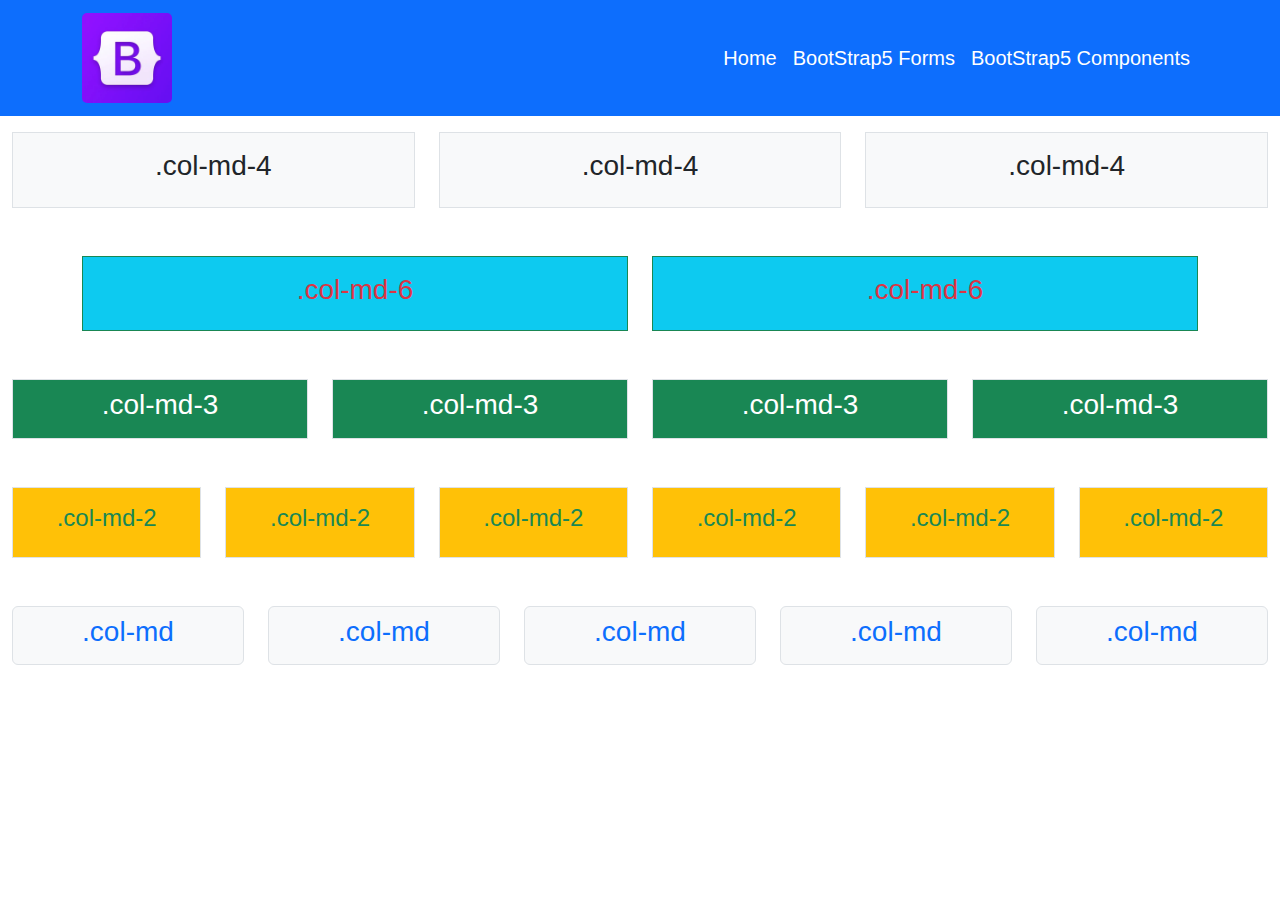
<file: index.html>
<!DOCTYPE html>
<html lang="en">
<head>
    <meta charset="UTF-8">
    <meta name="viewport" content="width=device-width, initial-scale=1.0">
    <title>BootStrap5</title>
    <link rel="stylesheet" href="bootstrap/css/bootstrap.min.css">
    <link rel="stylesheet" href="https://cdn.jsdelivr.net/npm/bootstrap-icons@1.11.1/font/bootstrap-icons.css">
    <link rel="stylesheet" href="css/style.css">
</head>
<body>
    <!--Bootstrap5 Navigation-->
    <nav class="navbar navbar-expand-lg navbar-dark bg-primary">
        <div class="container">
            <a href="index.html" class="navbar-brand">
                <img src="images/logo.png" alt="" id="logo">
            </a>
            <button class="navbar-toggler" data-bs-toggle="collapse" data-bs-target="#menu">
              <span class="navbar-toggler-icon"></span>
            </button>
            <div class="collapse navbar-collapse" id="menu">
                <ul class="navbar-nav ms-auto">
                    <li class="nav-item">
                        <a href="index.html" class="nav-link">Home</a>
                    </li>
                    <li class="nav-item">
                        <a href="forms.html" class="nav-link">BootStrap5 Forms</a>
                    </li>
                    <li class="nav-item">
                        <a href="components.html" class="nav-link">BootStrap5 Components</a>
                    </li>
                </ul>
            </div>
        </div>
    </nav>

    <!--Bootstrap containers rows and columns-->
    <!-- 1. Three column DIVs-->
    <div class="container-fluid my-3">
        <div class="row">
            <div class="col-md-4">
                <div class="border p-3 bg-light">
                    <h3 class="text-center">.col-md-4</h3>
                </div>
            </div>
            <div class="col-md-4">
                <div class="border p-3 bg-light">
                    <h3 class="text-center">.col-md-4</h3>
                </div>
            </div>
            <div class="col-md-4">
                <div class="border p-3 bg-light">
                    <h3 class="text-center">.col-md-4</h3>
                </div>
            </div>
        </div>
    </div>
    <!--2. Two Column DIVs-->
    <div class="container my-5">
        <div class="row">
            <div class="col-md-6">
                <div class="border border-success p-3 bg-info">
                    <h3 class="text-center text-danger">.col-md-6</h3>
                </div>
            </div>
            <div class="col-md-6">
                <div class="border border-success  p-3 bg-info">
                    <h3 class="text-center text-danger">.col-md-6</h3>
                </div>
            </div>
        </div>
    </div>
    <!--3. FourColumn DIVs-->
    <div class="container-fluid">
      <div class="row">
        <div class="col-md-3">
            <div class="border p-2 bg-success">
                <h3 class="text-center text-white">.col-md-3</h3>
            </div>
        </div>
        <div class="col-md-3">
            <div class="border p-2 bg-success">
                <h3 class="text-center text-white">.col-md-3</h3>
            </div>
        </div>
        <div class="col-md-3">
            <div class="border p-2 bg-success">
                <h3 class="text-center text-white">.col-md-3</h3>
            </div>
        </div>
        <div class="col-md-3">
            <div class="border p-2 bg-success">
                <h3 class="text-center text-white">.col-md-3</h3>
            </div>
        </div>
      </div>
    </div>
    <!--4. Six column DIVs-->
    <div class="container-fluid my-5">
        <div class="row">
            <div class="col-md-2">
                <div class="border p-3 border bg-warning">
                    <h4 class="text-center text-success">.col-md-2</h4>
                </div>
            </div>
            <div class="col-md-2">
                <div class="border p-3 border bg-warning">
                    <h4 class="text-center text-success">.col-md-2</h4>
                </div>
            </div>
            <div class="col-md-2">
                <div class="border p-3 border bg-warning">
                    <h4 class="text-center text-success">.col-md-2</h4>
                </div>
            </div>
            <div class="col-md-2">
                <div class="border p-3 border bg-warning">
                    <h4 class="text-center text-success">.col-md-2</h4>
                </div>
            </div>
            <div class="col-md-2">
                <div class="border p-3 border bg-warning">
                    <h4 class="text-center text-success">.col-md-2</h4>
                </div>
            </div>
            <div class="col-md-2">
                <div class="border p-3 border bg-warning">
                    <h4 class="text-center text-success">.col-md-2</h4>
                </div>
            </div>
        </div>
    </div>
    <!--5. Create Any Columns-->
    <div class="container-fluid my-5">
        <div class="row">
            <div class="col-md">
                <div class="p-2 border rounded bg-light">
                    <h3 class="text-center text-primary">.col-md</h3>
                </div>
            </div>
            <div class="col-md">
                <div class="p-2 border rounded bg-light">
                    <h3 class="text-center text-primary">.col-md</h3>
                </div>
            </div>
            <div class="col-md">
                <div class="p-2 border rounded bg-light">
                    <h3 class="text-center text-primary">.col-md</h3>
                </div>
            </div>
            <div class="col-md">
                <div class="p-2 border rounded bg-light">
                    <h3 class="text-center text-primary">.col-md</h3>
                </div>
            </div>
            <div class="col-md">
                <div class="p-2 border rounded bg-light">
                    <h3 class="text-center text-primary">.col-md</h3>
                </div>
            </div>
        </div>
    </div>
    <script src="/bootstrap/js/bootstrap.min.js"></script>
</body>
</html>
</file>
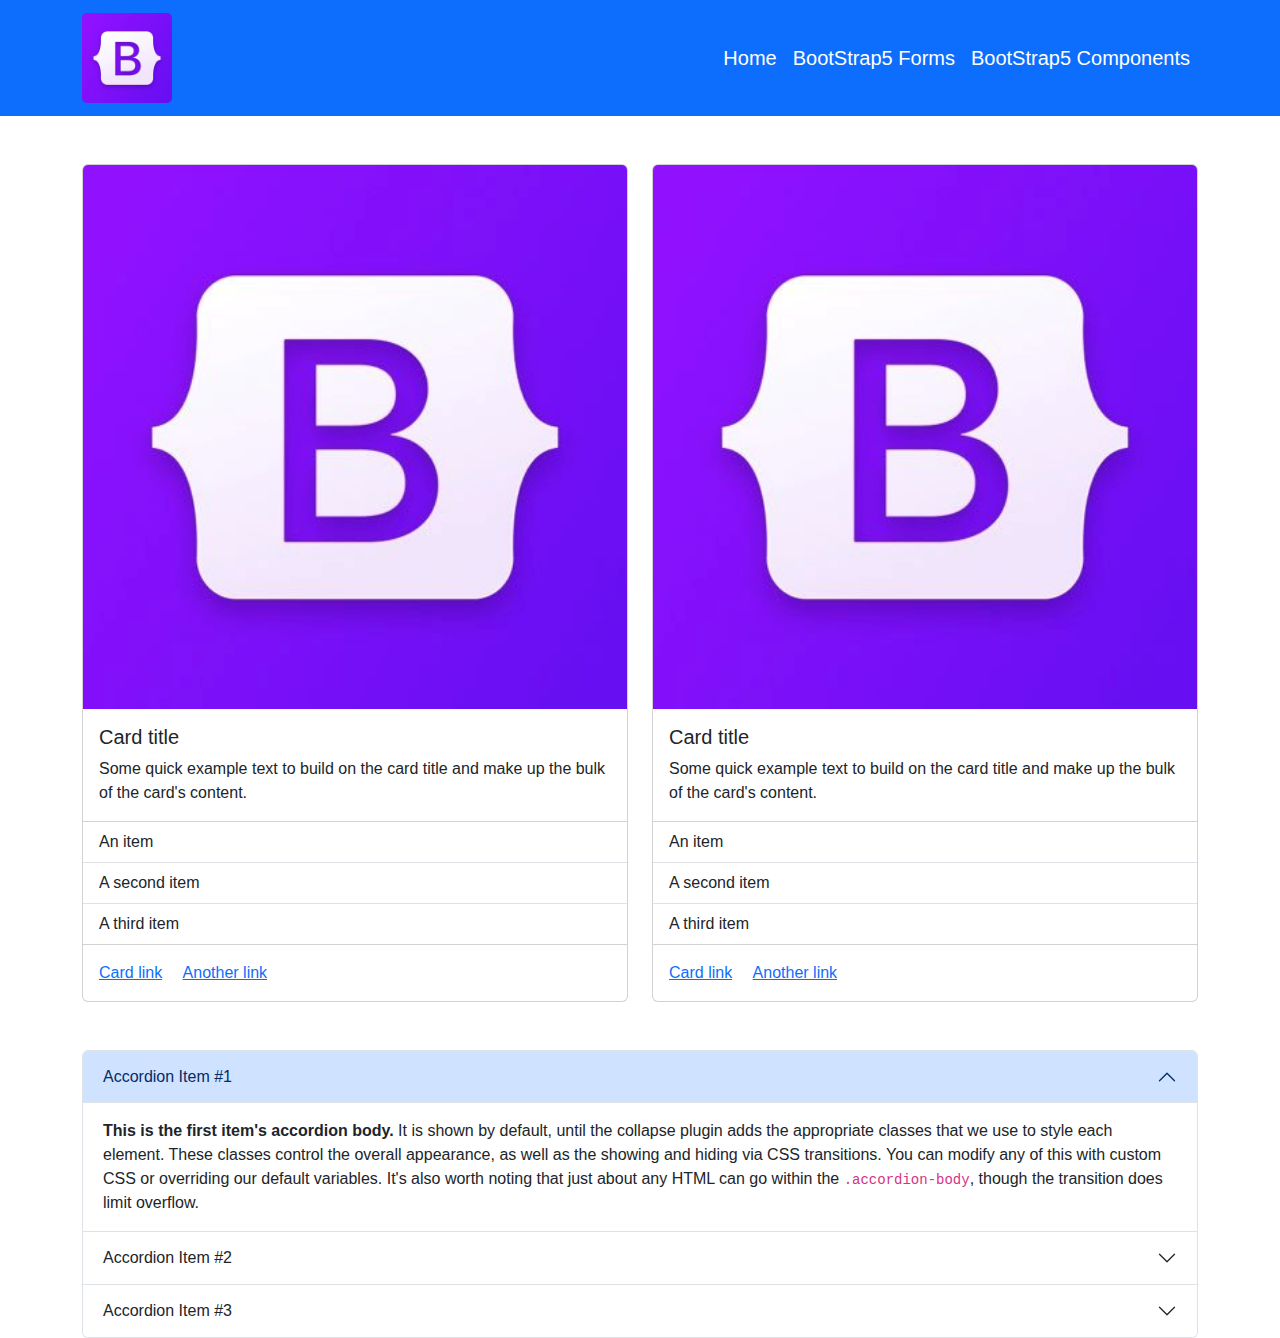
<file: components.html>
<!DOCTYPE html>
<html lang="en">
<head>
    <meta charset="UTF-8">
    <meta name="viewport" content="width=device-width, initial-scale=1.0">
    <title>BootStrap5</title>
    <link rel="stylesheet" href="bootstrap/css/bootstrap.min.css">
    <link rel="stylesheet" href="https://cdn.jsdelivr.net/npm/bootstrap-icons@1.11.1/font/bootstrap-icons.css">
    <link rel="stylesheet" href="css/style.css">
</head>
<body>
    <!--Bootstrap5 Navigation-->
   <nav class="navbar navbar-expand-lg navbar-dark bg-primary">
    <div class="container">
        <a href="index.html" class="navbar-brand">
            <img src="images/logo.png" alt="" id="logo">
        </a>
        <button class="navbar-toggler" data-bs-toggle="collapse" data-bs-target="#menu">
          <span class="navbar-toggler-icon"></span>
        </button>
        <div class="collapse navbar-collapse" id="menu">
            <ul class="navbar-nav ms-auto">
                <li class="nav-item">
                    <a href="index.html" class="nav-link">Home</a>
                </li>
                <li class="nav-item">
                    <a href="forms.html" class="nav-link">BootStrap5 Forms</a>
                </li>
                <li class="nav-item">
                    <a href="components.html" class="nav-link">BootStrap5 Components</a>
                </li>
            </ul>
        </div>
    </div>
</nav>
<div class="container my-5">
    <div class="row">
        <div class="col-md-6">
            <div class="card">
                <img src="images/logo.png" class="card-img-top" alt="...">
                <div class="card-body">
                  <h5 class="card-title">Card title</h5>
                  <p class="card-text">Some quick example text to build on the card title and make up the bulk of the card's content.</p>
                </div>
                <ul class="list-group list-group-flush">
                  <li class="list-group-item">An item</li>
                  <li class="list-group-item">A second item</li>
                  <li class="list-group-item">A third item</li>
                </ul>
                <div class="card-body">
                  <a href="#" class="card-link">Card link</a>
                  <a href="#" class="card-link">Another link</a>
                </div>
              </div>
        </div>
        <div class="col-md-6">
            <div class="card">
                <img src="images/logo.png" class="card-img-top" alt="...">
                <div class="card-body">
                  <h5 class="card-title">Card title</h5>
                  <p class="card-text">Some quick example text to build on the card title and make up the bulk of the card's content.</p>
                </div>
                <ul class="list-group list-group-flush">
                  <li class="list-group-item">An item</li>
                  <li class="list-group-item">A second item</li>
                  <li class="list-group-item">A third item</li>
                </ul>
                <div class="card-body">
                  <a href="#" class="card-link">Card link</a>
                  <a href="#" class="card-link">Another link</a>
                </div>
              </div>
        </div>
    </div>
</div>
<div class="container">
    <div class="row">
        <div class="col-md-12">
            <div class="accordion" id="accordionExample">
                <div class="accordion-item">
                  <h2 class="accordion-header">
                    <button class="accordion-button" type="button" data-bs-toggle="collapse" data-bs-target="#collapseOne" aria-expanded="true" aria-controls="collapseOne">
                      Accordion Item #1
                    </button>
                  </h2>
                  <div id="collapseOne" class="accordion-collapse collapse show" data-bs-parent="#accordionExample">
                    <div class="accordion-body">
                      <strong>This is the first item's accordion body.</strong> It is shown by default, until the collapse plugin adds the appropriate classes that we use to style each element. These classes control the overall appearance, as well as the showing and hiding via CSS transitions. You can modify any of this with custom CSS or overriding our default variables. It's also worth noting that just about any HTML can go within the <code>.accordion-body</code>, though the transition does limit overflow.
                    </div>
                  </div>
                </div>
                <div class="accordion-item">
                  <h2 class="accordion-header">
                    <button class="accordion-button collapsed" type="button" data-bs-toggle="collapse" data-bs-target="#collapseTwo" aria-expanded="false" aria-controls="collapseTwo">
                      Accordion Item #2
                    </button>
                  </h2>
                  <div id="collapseTwo" class="accordion-collapse collapse" data-bs-parent="#accordionExample">
                    <div class="accordion-body">
                      <strong>This is the second item's accordion body.</strong> It is hidden by default, until the collapse plugin adds the appropriate classes that we use to style each element. These classes control the overall appearance, as well as the showing and hiding via CSS transitions. You can modify any of this with custom CSS or overriding our default variables. It's also worth noting that just about any HTML can go within the <code>.accordion-body</code>, though the transition does limit overflow.
                    </div>
                  </div>
                </div>
                <div class="accordion-item">
                  <h2 class="accordion-header">
                    <button class="accordion-button collapsed" type="button" data-bs-toggle="collapse" data-bs-target="#collapseThree" aria-expanded="false" aria-controls="collapseThree">
                      Accordion Item #3
                    </button>
                  </h2>
                  <div id="collapseThree" class="accordion-collapse collapse" data-bs-parent="#accordionExample">
                    <div class="accordion-body">
                      <strong>This is the third item's accordion body.</strong> It is hidden by default, until the collapse plugin adds the appropriate classes that we use to style each element. These classes control the overall appearance, as well as the showing and hiding via CSS transitions. You can modify any of this with custom CSS or overriding our default variables. It's also worth noting that just about any HTML can go within the <code>.accordion-body</code>, though the transition does limit overflow.
                    </div>
                  </div>
                </div>
              </div>
        </div>
         
    </div>
</div>
<script src="bootstrap/js/bootstrap.min.js"></script>
</body>
</html>
</file>
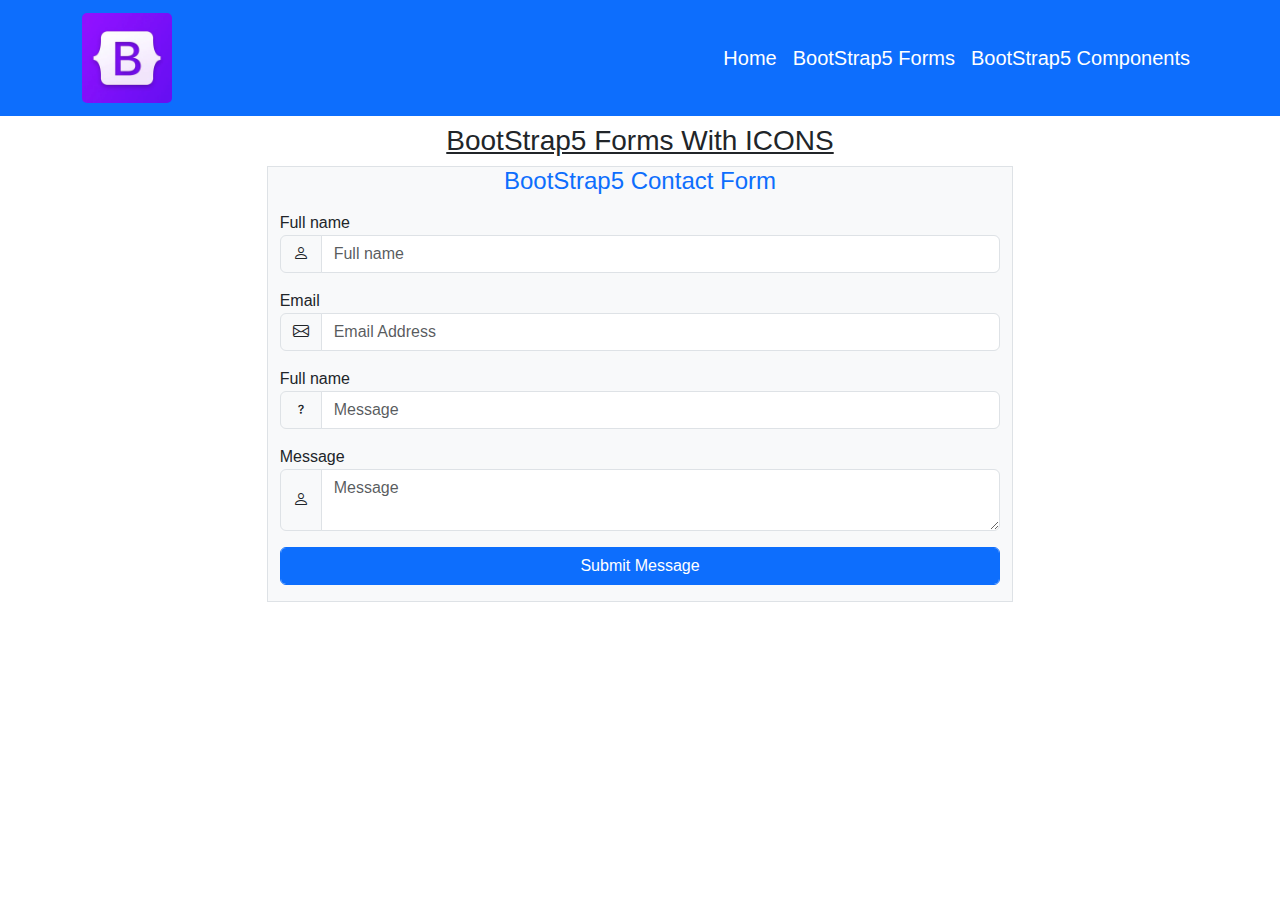
<file: forms.html>
<!DOCTYPE html>
<html lang="en">
<head>
    <meta charset="UTF-8">
    <meta name="viewport" content="width=device-width, initial-scale=1.0">
    <title>BootStrap5</title>
    <link rel="stylesheet" href="bootstrap/css/bootstrap.min.css">
    <link rel="stylesheet" href="https://cdn.jsdelivr.net/npm/bootstrap-icons@1.11.1/font/bootstrap-icons.css">
    <link rel="stylesheet" href="css/style.css">
</head>
<body>
   <!--Bootstrap5 Navigation-->
   <nav class="navbar navbar-expand-lg navbar-dark bg-primary">
    <div class="container">
        <a href="index.html" class="navbar-brand">
            <img src="images/logo.png" alt="" id="logo">
        </a>
        <button class="navbar-toggler" data-bs-toggle="collapse" data-bs-target="#menu">
          <span class="navbar-toggler-icon"></span>
        </button>
        <div class="collapse navbar-collapse" id="menu">
            <ul class="navbar-nav ms-auto">
                <li class="nav-item">
                    <a href="index.html" class="nav-link">Home</a>
                </li>
                <li class="nav-item">
                    <a href="forms.html" class="nav-link">BootStrap5 Forms</a>
                </li>
                <li class="nav-item">
                    <a href="components.html" class="nav-link">BootStrap5 Components</a>
                </li>
            </ul>
        </div>
    </div>
</nav>
<div class="container-fluid mt-2 mb-5">
 <div class="row">
    <div class="col-md-12">
        <h3 class="text-center text-dark"><u>BootStrap5 Forms With ICONS</u></h3>
    </div>
 </div>
 <div class="row">
    <div class="col-md-7 mx-auto bg-light border">
       <h4 class="text-center text-primary">BootStrap5 Contact Form</h4>
       <form action="">
        <div class="my-3">
            <label for="name">Full name</label>
           <div class="input-group">
            <span class="input-group-text"><i class="bi bi-person"></i></span>
            <input type="text" name="" id="" class="form-control" placeholder="Full name">
           </div>
        </div>
        <div class="my-3">
            <label for="email">Email</label>
           <div class="input-group">
            <span class="input-group-text"><i class="bi bi-envelope"></i></span>
            <input type="text" name="" id="" class="form-control" placeholder="Email Address">
           </div>
        </div>
        <div class="my-3">
            <label for="subject">Full name</label>
           <div class="input-group">
            <span class="input-group-text"><i class="bi bi-question"></i></span>
            <input type="text" name="" id="" class="form-control" placeholder="Message">
           </div>
        </div>
        <div class="my-3">
            <label for="message">Message</label>
           <div class="input-group">
            <span class="input-group-text"><i class="bi bi-person"></i></span>
            <textarea name="" id="" class="form-control" placeholder="Message"></textarea>
           </div>
        </div>
        <div class="my-3">
            <input type="submit" value="Submit Message" class="form-control btn btn-primary">
        </div>
       </form>
    </div>
 </div>
</div>
<script src="/bootstrap/js/bootstrap.min.js"></script>
</body>
</html>
</file>
<file: css/style.css>
#logo{
    width:90px;
    border-radius: 5px;
    height: 90px;
}

body{
    font-family: 'Segoe UI', Tahoma, Geneva, Verdana, sans-serif !important;
}

ul li a{
    color:white !important;
    font-size: 20px !important;
}
</file>
